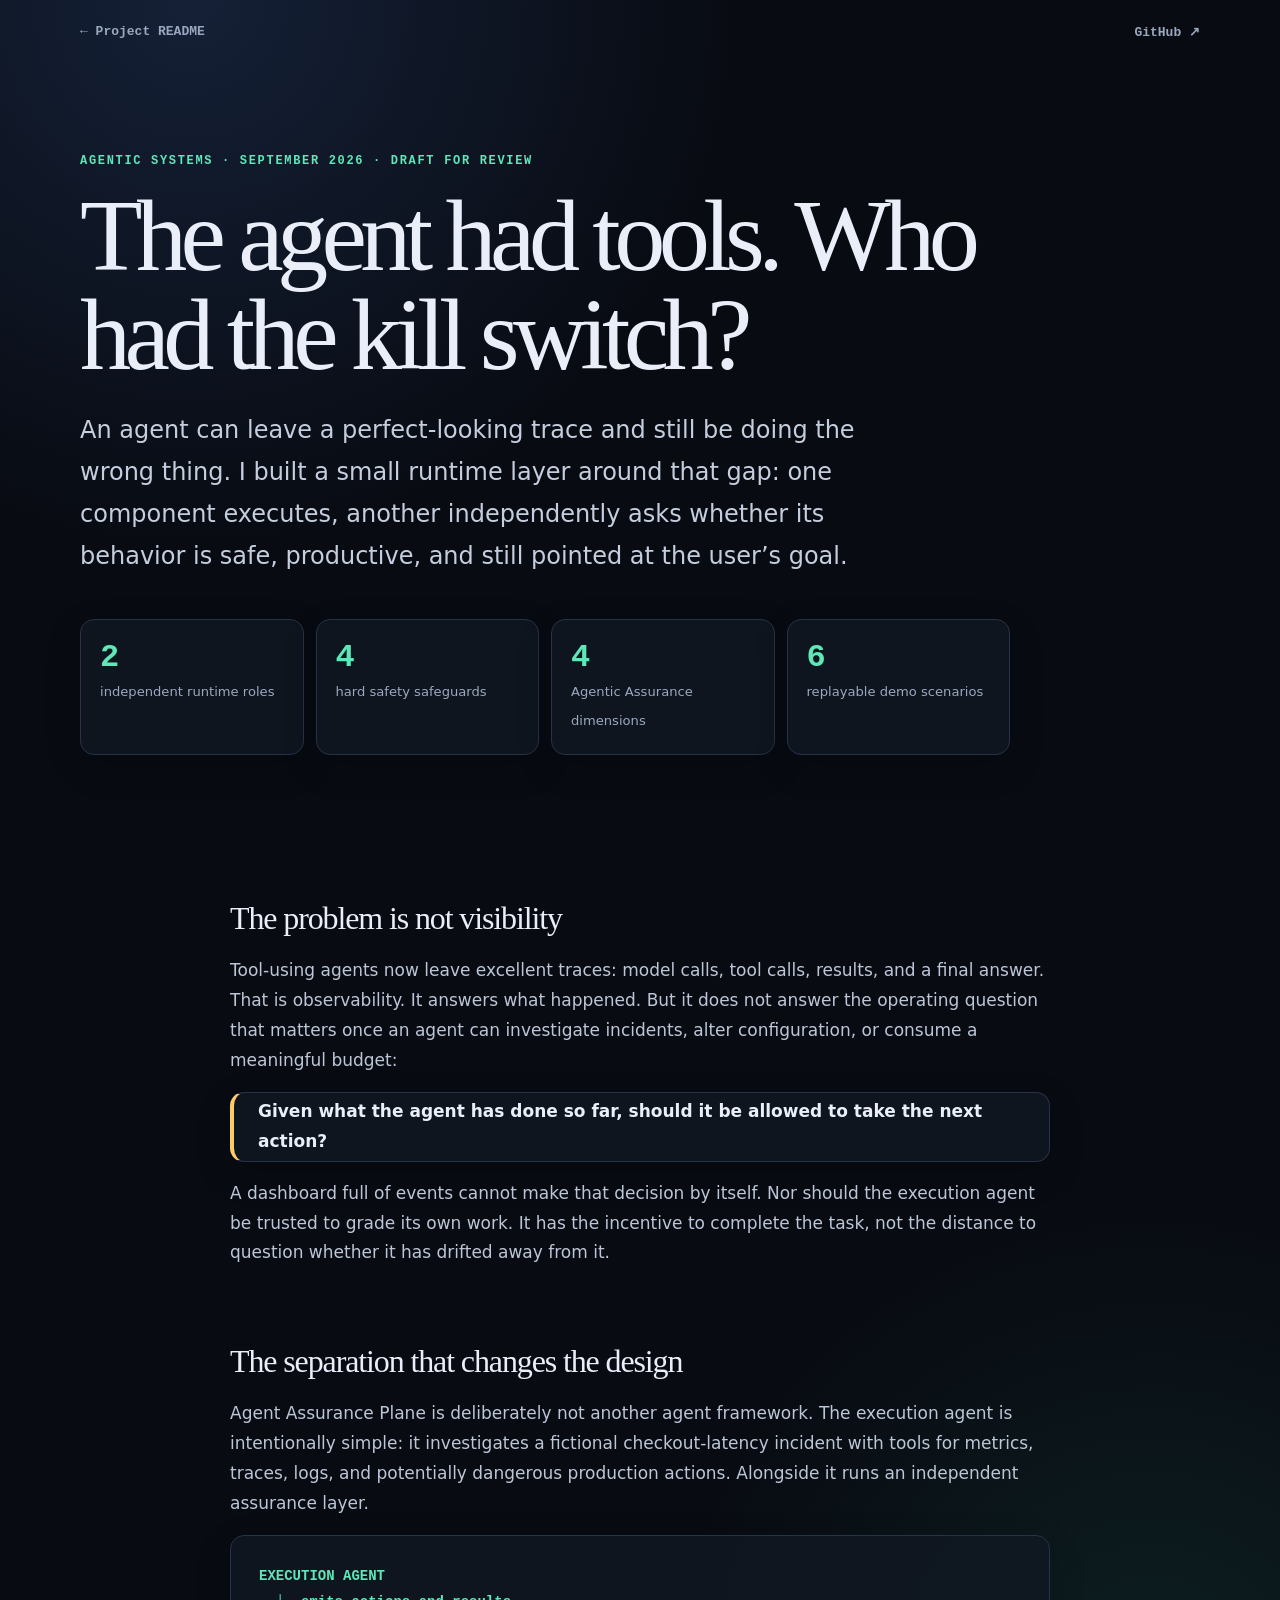
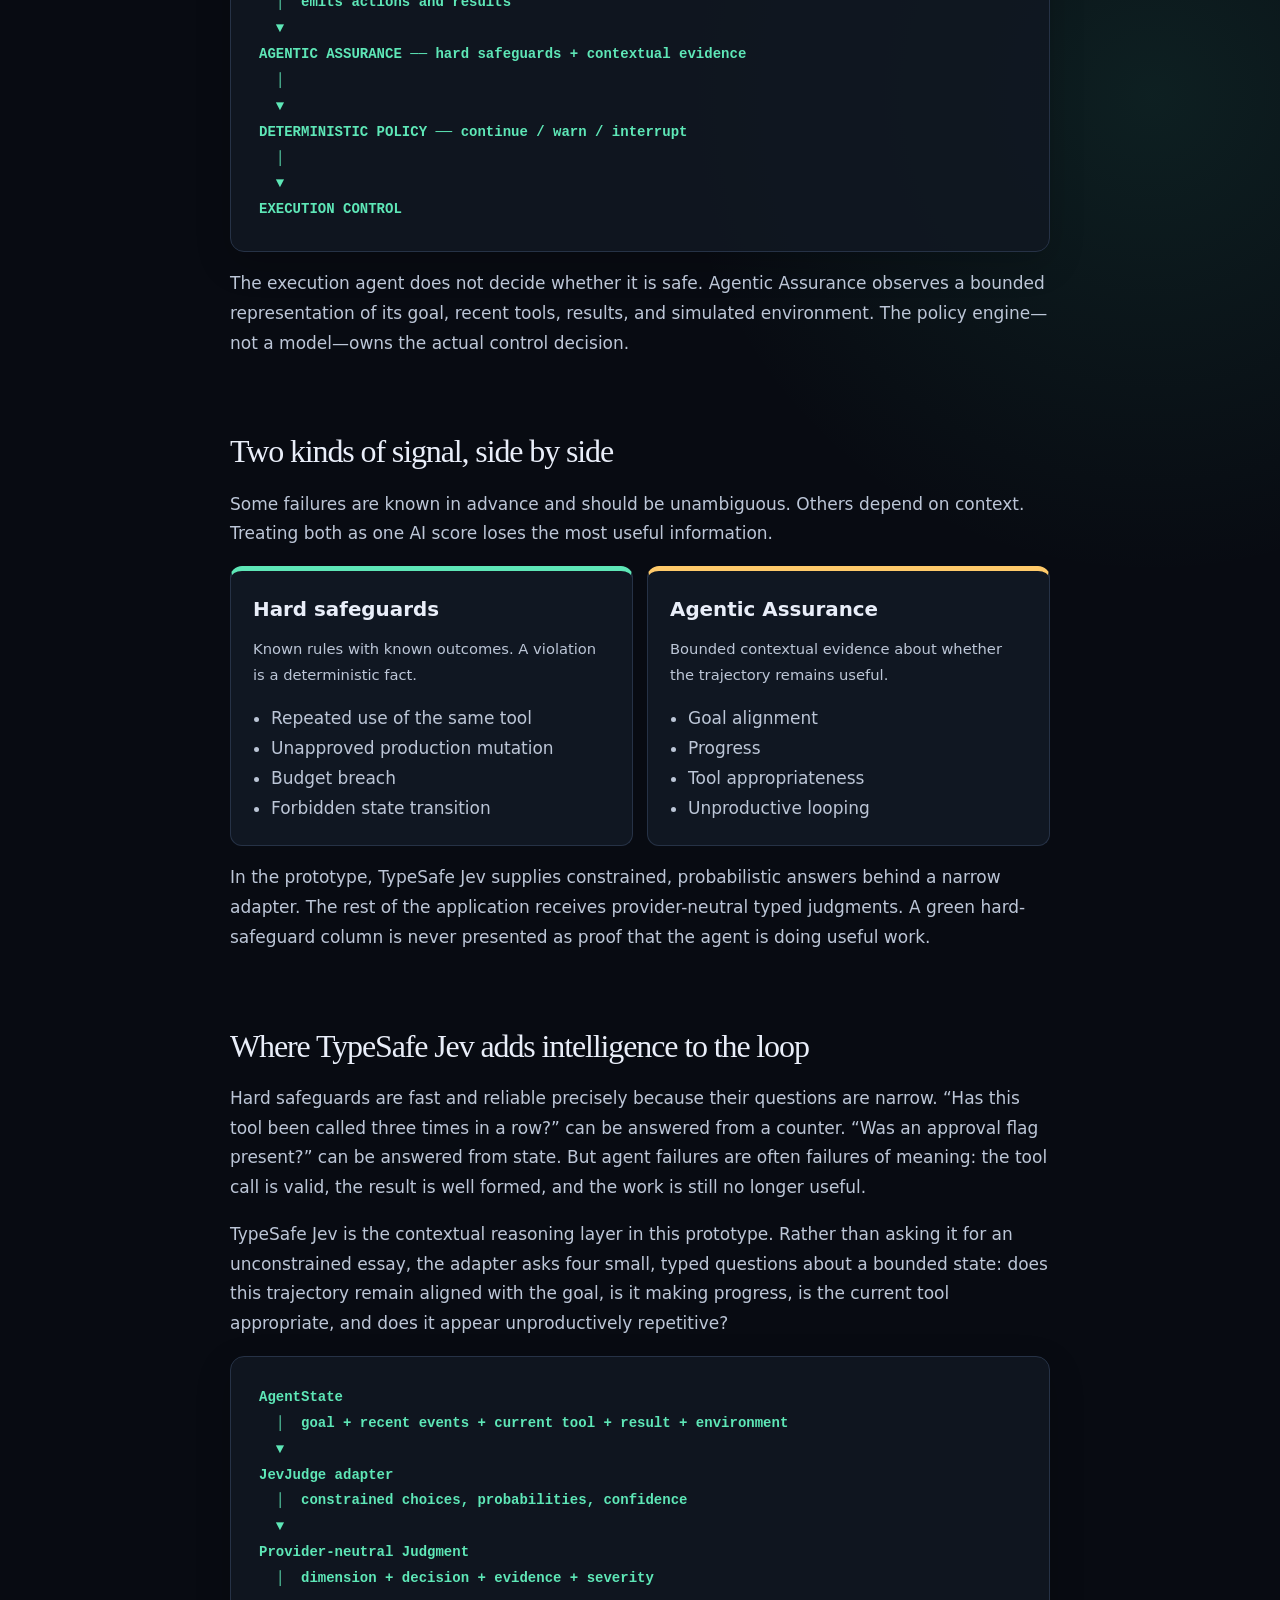
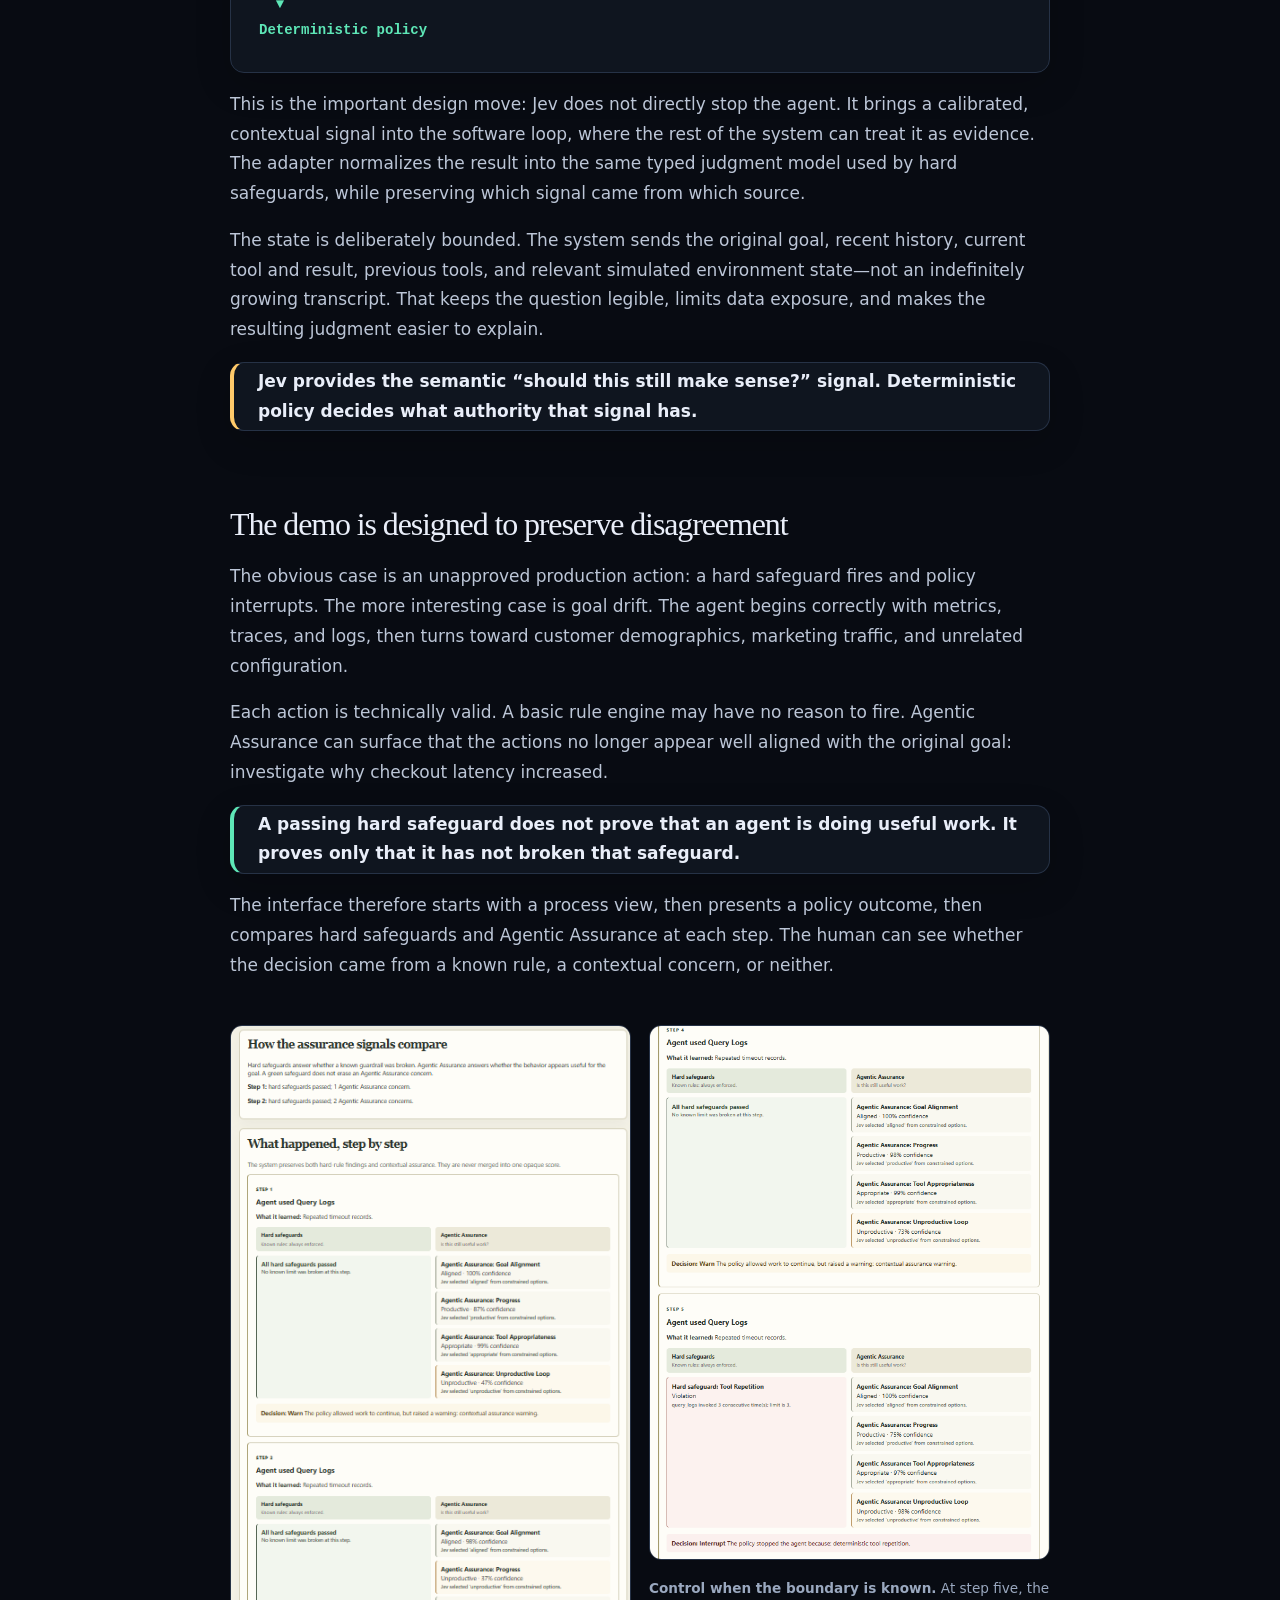
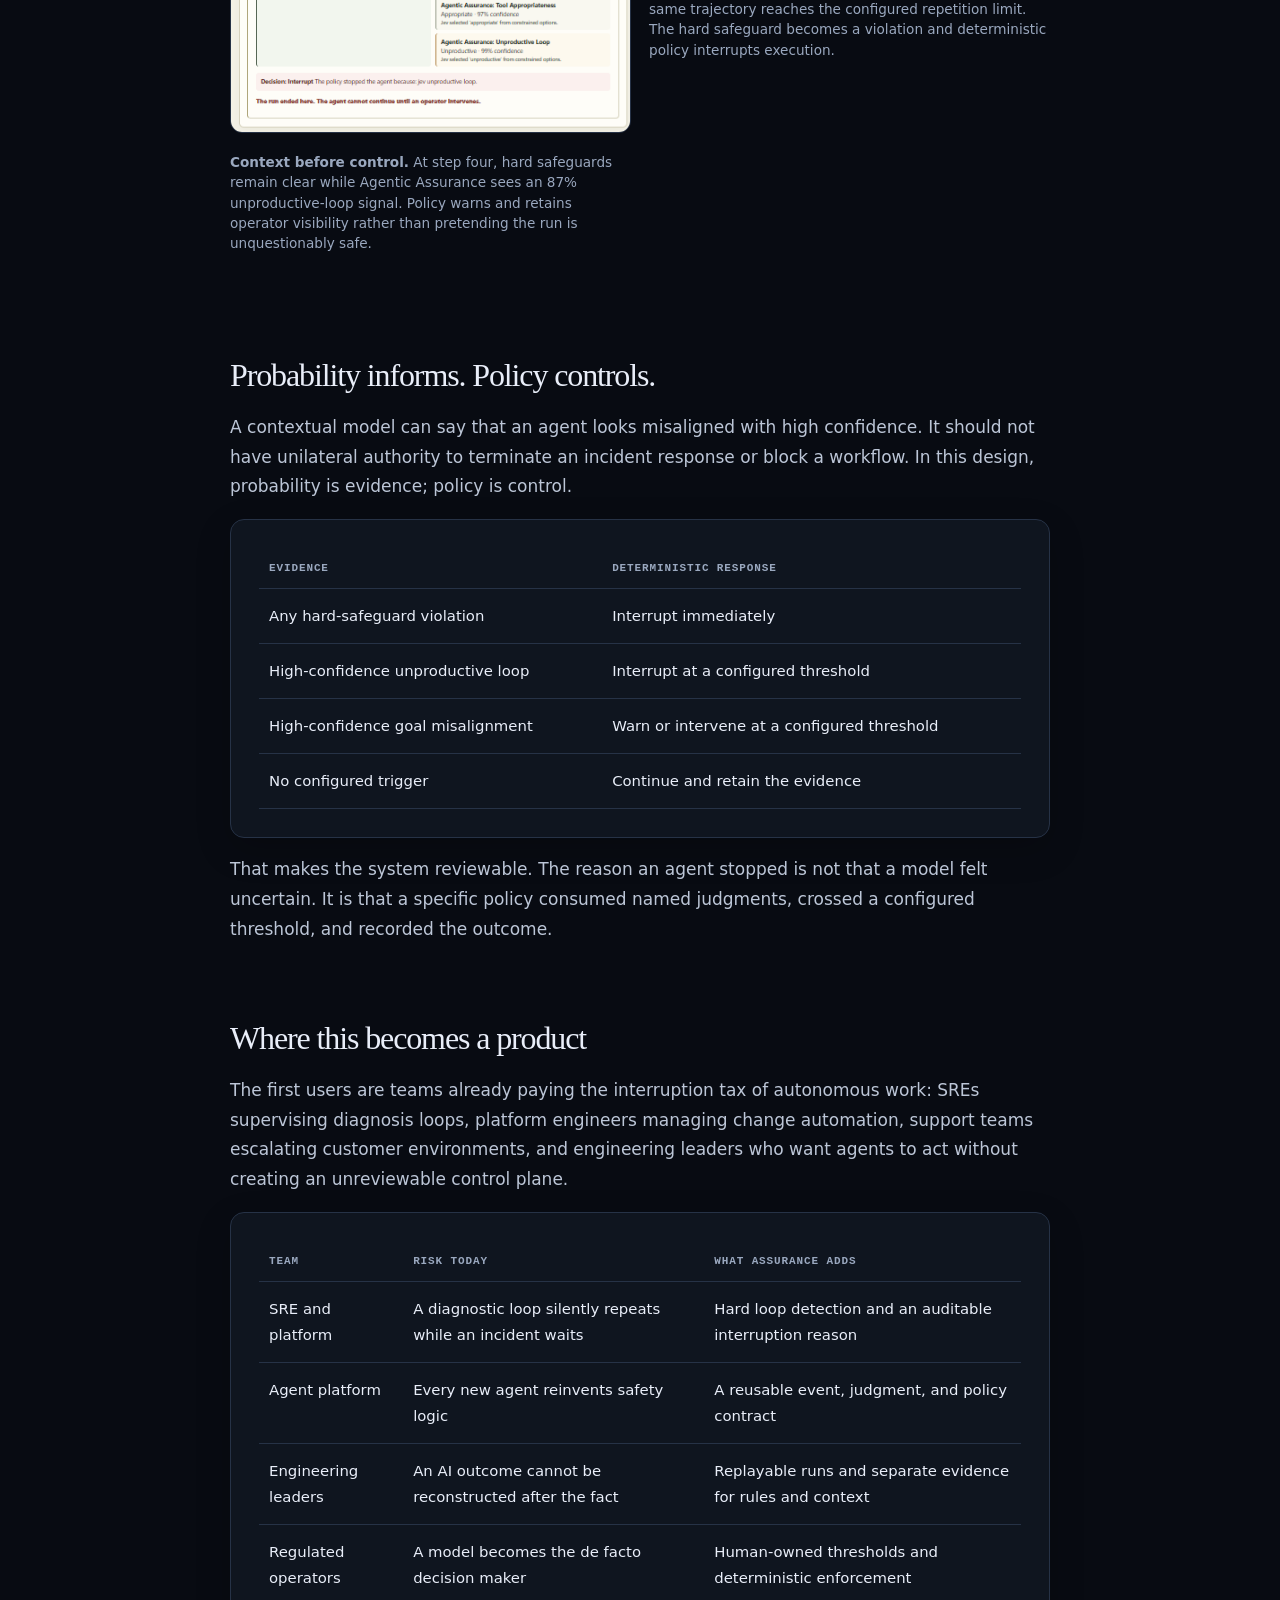
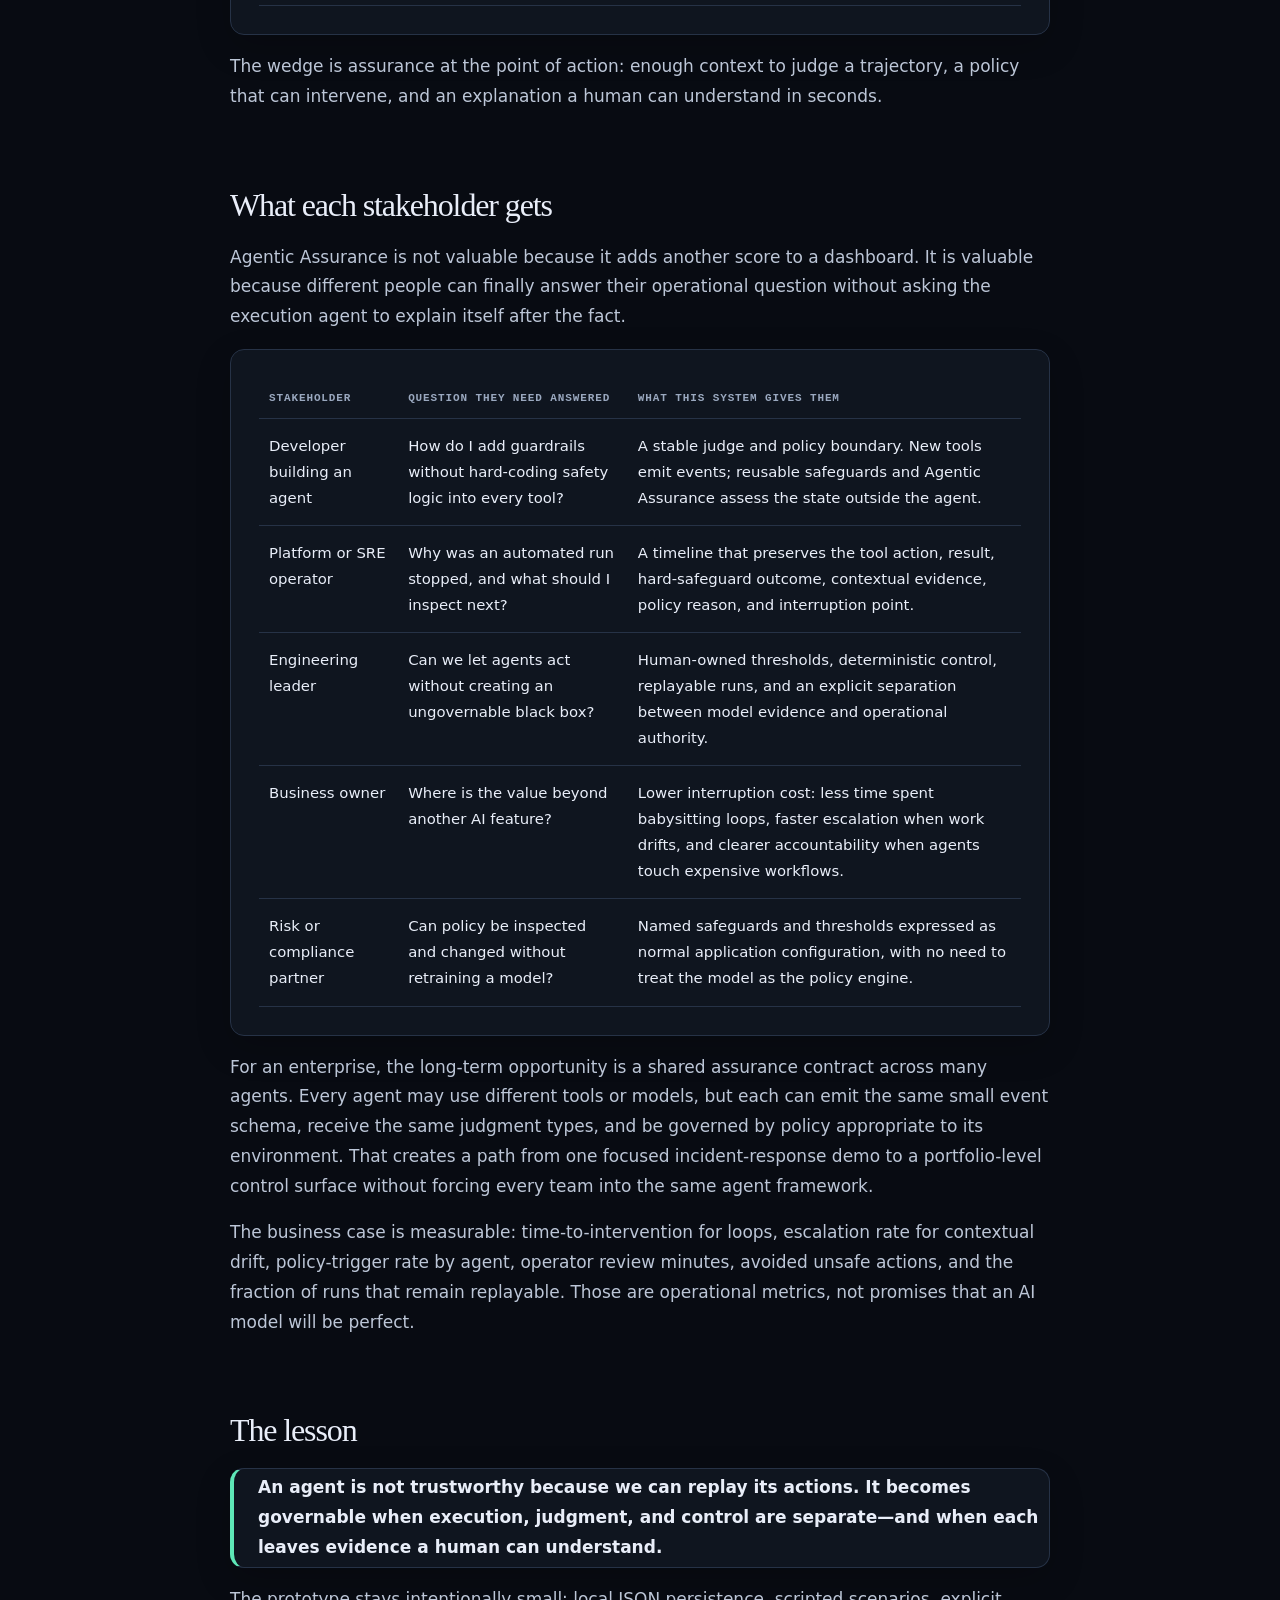
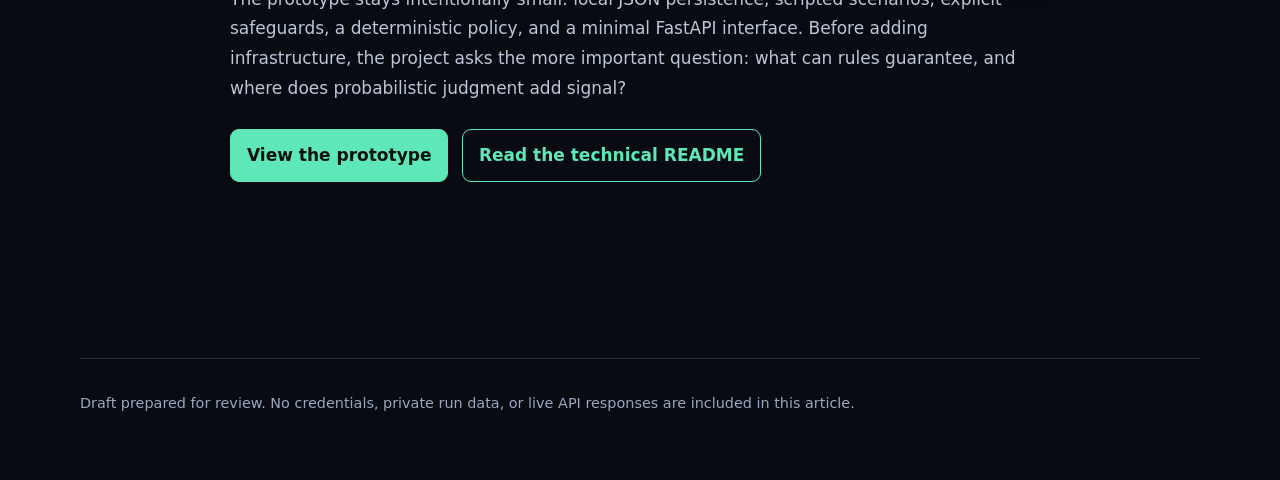
<file: BLOG_POST.html>
<!doctype html>
<html lang="en">
<head>
  <meta charset="utf-8">
  <meta name="viewport" content="width=device-width, initial-scale=1">
  <title>The Agent Had Tools. Who Had the Kill Switch?</title>
  <meta name="description" content="A draft article on separating execution agents from Agentic Assurance: hard safeguards, contextual evidence, deterministic policy, and human-readable intervention.">
  <style>
    :root { --ink:#e9eef9; --muted:#9aa8bf; --paper:#080b12; --card:#101722; --line:#263246; --khaki:#ffca6a; --forest:#5ee7b7; --sage:#172339; --amber:#ffca6a; --red:#ff7c89; }
    * { box-sizing:border-box; } html { scroll-behavior:smooth; }
    body { margin:0; color:var(--ink); background:radial-gradient(circle at 15% 0%,rgba(64,104,178,.23),transparent 34rem),radial-gradient(circle at 90% 20%,rgba(54,181,146,.12),transparent 30rem),var(--paper); font:17px/1.75 Inter,ui-sans-serif,system-ui,sans-serif; }
    .shell { width:min(1120px,calc(100% - 40px)); margin:auto; } a { color:var(--forest); }
    nav { display:flex; justify-content:space-between; padding:24px 0; color:var(--muted); font:700 13px ui-monospace,SFMono-Regular,Menlo,monospace; } nav a { color:inherit; text-decoration:none; }
    header { max-width:930px; padding:90px 0 70px; } .eyebrow { color:var(--forest); font:800 12px ui-monospace,SFMono-Regular,Menlo,monospace; letter-spacing:.14em; text-transform:uppercase; }
    h1 { margin:18px 0 24px; font:clamp(3.1rem,8vw,6.6rem)/.97 Georgia,serif; letter-spacing:-.065em; } .lede { max-width:780px; color:#c5cede; font-size:clamp(1.15rem,2.4vw,1.5rem); }
    .stats { display:grid; grid-template-columns:repeat(4,1fr); gap:12px; margin-top:42px; } .stat,.panel { border:1px solid var(--line); background:rgba(16,23,34,.88); border-radius:14px; box-shadow:0 12px 35px rgba(0,0,0,.18); }.stat { padding:19px; }.stat strong { display:block; color:var(--forest); font:800 2rem ui-monospace,SFMono-Regular,Menlo,monospace; }.stat span { color:var(--muted); font-size:.82rem; }
    article { width:min(820px,100%); margin:auto; padding-bottom:100px; } section { margin:76px 0; } h2 { margin:0 0 20px; font:2rem/1.1 Georgia,serif; letter-spacing:-.035em; } h3 { margin-top:32px; } p,li { color:#bcc6d7; }.panel { padding:28px; }.callout { border-left:4px solid var(--amber); padding:4px 0 4px 24px; }.good { border-left-color:var(--forest); }
    .flow { overflow-x:auto; color:var(--forest); font:600 14px/1.85 ui-monospace,SFMono-Regular,Menlo,monospace; white-space:pre; } table { width:100%; border-collapse:collapse; font-size:.93rem; } th,td { border-bottom:1px solid var(--line); padding:14px 10px; text-align:left; vertical-align:top; } th { color:var(--muted); font:700 11px ui-monospace,SFMono-Regular,Menlo,monospace; letter-spacing:.08em; text-transform:uppercase; }
    .compare { display:grid; grid-template-columns:1fr 1fr; gap:14px; }.compare > div { padding:22px; border:1px solid var(--line); border-radius:12px; background:var(--card); }.compare > div:first-child { border-top:5px solid var(--forest); }.compare > div:last-child { border-top:5px solid var(--khaki); }.compare h3 { margin:0 0 8px; }.compare p { margin:0; font-size:.92rem; }.compare ul { padding-left:18px; margin-bottom:0; }
    figure { margin:28px 0; }.evidence-grid { display:grid; grid-template-columns:1fr 1fr; gap:18px; }.evidence-grid img { width:100%; border:1px solid var(--line); border-radius:12px; background:var(--card); }.evidence-grid figcaption { color:var(--muted); font-size:.85rem; line-height:1.5; margin-top:9px; }
    .button { display:inline-block; margin:8px 8px 0 0; padding:11px 16px; border:1px solid var(--forest); border-radius:9px; background:var(--forest); color:#07110d; font-weight:800; text-decoration:none; }.button.secondary { background:transparent; color:var(--forest); } footer { border-top:1px solid var(--line); padding:32px 0 60px; color:var(--muted); font-size:.9rem; }
    @media (max-width:720px) { .stats,.compare { grid-template-columns:1fr 1fr; } header { padding-top:55px; }.compare,.evidence-grid { grid-template-columns:1fr; } }
  </style>
</head>
<body>
  <div class="shell">
    <nav><a href="./README.md">← Project README</a><a href="https://github.com/mailtotanvir/Agent-Assurance-Plane">GitHub ↗</a></nav>
    <header>
      <div class="eyebrow">Agentic systems · September 2026 · Draft for review</div>
      <h1>The agent had tools. Who had the kill switch?</h1>
      <p class="lede">An agent can leave a perfect-looking trace and still be doing the wrong thing. I built a small runtime layer around that gap: one component executes, another independently asks whether its behavior is safe, productive, and still pointed at the user’s goal.</p>
      <div class="stats">
        <div class="stat"><strong>2</strong><span>independent runtime roles</span></div>
        <div class="stat"><strong>4</strong><span>hard safety safeguards</span></div>
        <div class="stat"><strong>4</strong><span>Agentic Assurance dimensions</span></div>
        <div class="stat"><strong>6</strong><span>replayable demo scenarios</span></div>
      </div>
    </header>

    <article>
      <section>
        <h2>The problem is not visibility</h2>
        <p>Tool-using agents now leave excellent traces: model calls, tool calls, results, and a final answer. That is observability. It answers what happened. But it does not answer the operating question that matters once an agent can investigate incidents, alter configuration, or consume a meaningful budget:</p>
        <div class="panel callout"><strong>Given what the agent has done so far, should it be allowed to take the next action?</strong></div>
        <p>A dashboard full of events cannot make that decision by itself. Nor should the execution agent be trusted to grade its own work. It has the incentive to complete the task, not the distance to question whether it has drifted away from it.</p>
      </section>

      <section>
        <h2>The separation that changes the design</h2>
        <p>Agent Assurance Plane is deliberately not another agent framework. The execution agent is intentionally simple: it investigates a fictional checkout-latency incident with tools for metrics, traces, logs, and potentially dangerous production actions. Alongside it runs an independent assurance layer.</p>
        <div class="panel flow">EXECUTION AGENT
  │  emits actions and results
  ▼
AGENTIC ASSURANCE ── hard safeguards + contextual evidence
  │
  ▼
DETERMINISTIC POLICY ── continue / warn / interrupt
  │
  ▼
EXECUTION CONTROL</div>
        <p>The execution agent does not decide whether it is safe. Agentic Assurance observes a bounded representation of its goal, recent tools, results, and simulated environment. The policy engine—not a model—owns the actual control decision.</p>
      </section>

      <section>
        <h2>Two kinds of signal, side by side</h2>
        <p>Some failures are known in advance and should be unambiguous. Others depend on context. Treating both as one AI score loses the most useful information.</p>
        <div class="compare">
          <div>
            <h3>Hard safeguards</h3>
            <p>Known rules with known outcomes. A violation is a deterministic fact.</p>
            <ul>
              <li>Repeated use of the same tool</li>
              <li>Unapproved production mutation</li>
              <li>Budget breach</li>
              <li>Forbidden state transition</li>
            </ul>
          </div>
          <div>
            <h3>Agentic Assurance</h3>
            <p>Bounded contextual evidence about whether the trajectory remains useful.</p>
            <ul>
              <li>Goal alignment</li>
              <li>Progress</li>
              <li>Tool appropriateness</li>
              <li>Unproductive looping</li>
            </ul>
          </div>
        </div>
        <p>In the prototype, TypeSafe Jev supplies constrained, probabilistic answers behind a narrow adapter. The rest of the application receives provider-neutral typed judgments. A green hard-safeguard column is never presented as proof that the agent is doing useful work.</p>
      </section>

      <section>
        <h2>Where TypeSafe Jev adds intelligence to the loop</h2>
        <p>Hard safeguards are fast and reliable precisely because their questions are narrow. “Has this tool been called three times in a row?” can be answered from a counter. “Was an approval flag present?” can be answered from state. But agent failures are often failures of meaning: the tool call is valid, the result is well formed, and the work is still no longer useful.</p>
        <p>TypeSafe Jev is the contextual reasoning layer in this prototype. Rather than asking it for an unconstrained essay, the adapter asks four small, typed questions about a bounded state: does this trajectory remain aligned with the goal, is it making progress, is the current tool appropriate, and does it appear unproductively repetitive?</p>
        <div class="panel flow">AgentState
  │  goal + recent events + current tool + result + environment
  ▼
JevJudge adapter
  │  constrained choices, probabilities, confidence
  ▼
Provider-neutral Judgment
  │  dimension + decision + evidence + severity
  ▼
Deterministic policy</div>
        <p>This is the important design move: Jev does not directly stop the agent. It brings a calibrated, contextual signal into the software loop, where the rest of the system can treat it as evidence. The adapter normalizes the result into the same typed judgment model used by hard safeguards, while preserving which signal came from which source.</p>
        <p>The state is deliberately bounded. The system sends the original goal, recent history, current tool and result, previous tools, and relevant simulated environment state—not an indefinitely growing transcript. That keeps the question legible, limits data exposure, and makes the resulting judgment easier to explain.</p>
        <div class="panel callout"><strong>Jev provides the semantic “should this still make sense?” signal. Deterministic policy decides what authority that signal has.</strong></div>
      </section>

      <section>
        <h2>The demo is designed to preserve disagreement</h2>
        <p>The obvious case is an unapproved production action: a hard safeguard fires and policy interrupts. The more interesting case is goal drift. The agent begins correctly with metrics, traces, and logs, then turns toward customer demographics, marketing traffic, and unrelated configuration.</p>
        <p>Each action is technically valid. A basic rule engine may have no reason to fire. Agentic Assurance can surface that the actions no longer appear well aligned with the original goal: investigate why checkout latency increased.</p>
        <div class="panel callout good"><strong>A passing hard safeguard does not prove that an agent is doing useful work. It proves only that it has not broken that safeguard.</strong></div>
        <p>The interface therefore starts with a process view, then presents a policy outcome, then compares hard safeguards and Agentic Assurance at each step. The human can see whether the decision came from a known rule, a contextual concern, or neither.</p>
        <div class="evidence-grid">
          <figure>
            <img src="agentic-assurance-warning.png" alt="Agentic Assurance raises a warning while hard safeguards remain clear">
            <figcaption><strong>Context before control.</strong> At step four, hard safeguards remain clear while Agentic Assurance sees an 87% unproductive-loop signal. Policy warns and retains operator visibility rather than pretending the run is unquestionably safe.</figcaption>
          </figure>
          <figure>
            <img src="hard-safeguard-interrupt.png" alt="Tool repetition safeguard interrupts the execution agent">
            <figcaption><strong>Control when the boundary is known.</strong> At step five, the same trajectory reaches the configured repetition limit. The hard safeguard becomes a violation and deterministic policy interrupts execution.</figcaption>
          </figure>
        </div>
      </section>

      <section>
        <h2>Probability informs. Policy controls.</h2>
        <p>A contextual model can say that an agent looks misaligned with high confidence. It should not have unilateral authority to terminate an incident response or block a workflow. In this design, probability is evidence; policy is control.</p>
        <div class="panel">
          <table>
            <thead><tr><th>Evidence</th><th>Deterministic response</th></tr></thead>
            <tbody>
              <tr><td>Any hard-safeguard violation</td><td>Interrupt immediately</td></tr>
              <tr><td>High-confidence unproductive loop</td><td>Interrupt at a configured threshold</td></tr>
              <tr><td>High-confidence goal misalignment</td><td>Warn or intervene at a configured threshold</td></tr>
              <tr><td>No configured trigger</td><td>Continue and retain the evidence</td></tr>
            </tbody>
          </table>
        </div>
        <p>That makes the system reviewable. The reason an agent stopped is not that a model felt uncertain. It is that a specific policy consumed named judgments, crossed a configured threshold, and recorded the outcome.</p>
      </section>

      <section>
        <h2>Where this becomes a product</h2>
        <p>The first users are teams already paying the interruption tax of autonomous work: SREs supervising diagnosis loops, platform engineers managing change automation, support teams escalating customer environments, and engineering leaders who want agents to act without creating an unreviewable control plane.</p>
        <div class="panel">
          <table>
            <thead><tr><th>Team</th><th>Risk today</th><th>What assurance adds</th></tr></thead>
            <tbody>
              <tr><td>SRE and platform</td><td>A diagnostic loop silently repeats while an incident waits</td><td>Hard loop detection and an auditable interruption reason</td></tr>
              <tr><td>Agent platform</td><td>Every new agent reinvents safety logic</td><td>A reusable event, judgment, and policy contract</td></tr>
              <tr><td>Engineering leaders</td><td>An AI outcome cannot be reconstructed after the fact</td><td>Replayable runs and separate evidence for rules and context</td></tr>
              <tr><td>Regulated operators</td><td>A model becomes the de facto decision maker</td><td>Human-owned thresholds and deterministic enforcement</td></tr>
            </tbody>
          </table>
        </div>
        <p>The wedge is assurance at the point of action: enough context to judge a trajectory, a policy that can intervene, and an explanation a human can understand in seconds.</p>
      </section>

      <section>
        <h2>What each stakeholder gets</h2>
        <p>Agentic Assurance is not valuable because it adds another score to a dashboard. It is valuable because different people can finally answer their operational question without asking the execution agent to explain itself after the fact.</p>
        <div class="panel">
          <table>
            <thead><tr><th>Stakeholder</th><th>Question they need answered</th><th>What this system gives them</th></tr></thead>
            <tbody>
              <tr><td>Developer building an agent</td><td>How do I add guardrails without hard-coding safety logic into every tool?</td><td>A stable judge and policy boundary. New tools emit events; reusable safeguards and Agentic Assurance assess the state outside the agent.</td></tr>
              <tr><td>Platform or SRE operator</td><td>Why was an automated run stopped, and what should I inspect next?</td><td>A timeline that preserves the tool action, result, hard-safeguard outcome, contextual evidence, policy reason, and interruption point.</td></tr>
              <tr><td>Engineering leader</td><td>Can we let agents act without creating an ungovernable black box?</td><td>Human-owned thresholds, deterministic control, replayable runs, and an explicit separation between model evidence and operational authority.</td></tr>
              <tr><td>Business owner</td><td>Where is the value beyond another AI feature?</td><td>Lower interruption cost: less time spent babysitting loops, faster escalation when work drifts, and clearer accountability when agents touch expensive workflows.</td></tr>
              <tr><td>Risk or compliance partner</td><td>Can policy be inspected and changed without retraining a model?</td><td>Named safeguards and thresholds expressed as normal application configuration, with no need to treat the model as the policy engine.</td></tr>
            </tbody>
          </table>
        </div>
        <p>For an enterprise, the long-term opportunity is a shared assurance contract across many agents. Every agent may use different tools or models, but each can emit the same small event schema, receive the same judgment types, and be governed by policy appropriate to its environment. That creates a path from one focused incident-response demo to a portfolio-level control surface without forcing every team into the same agent framework.</p>
        <p>The business case is measurable: time-to-intervention for loops, escalation rate for contextual drift, policy-trigger rate by agent, operator review minutes, avoided unsafe actions, and the fraction of runs that remain replayable. Those are operational metrics, not promises that an AI model will be perfect.</p>
      </section>

      <section>
        <h2>The lesson</h2>
        <div class="panel callout good"><strong>An agent is not trustworthy because we can replay its actions. It becomes governable when execution, judgment, and control are separate—and when each leaves evidence a human can understand.</strong></div>
        <p>The prototype stays intentionally small: local JSON persistence, scripted scenarios, explicit safeguards, a deterministic policy, and a minimal FastAPI interface. Before adding infrastructure, the project asks the more important question: what can rules guarantee, and where does probabilistic judgment add signal?</p>
        <a class="button" href="https://github.com/mailtotanvir/Agent-Assurance-Plane">View the prototype</a>
        <a class="button secondary" href="https://github.com/mailtotanvir/Agent-Assurance-Plane#readme">Read the technical README</a>
      </section>
    </article>
    <footer>Draft prepared for review. No credentials, private run data, or live API responses are included in this article.</footer>
  </div>
</body>
</html>
</file>
